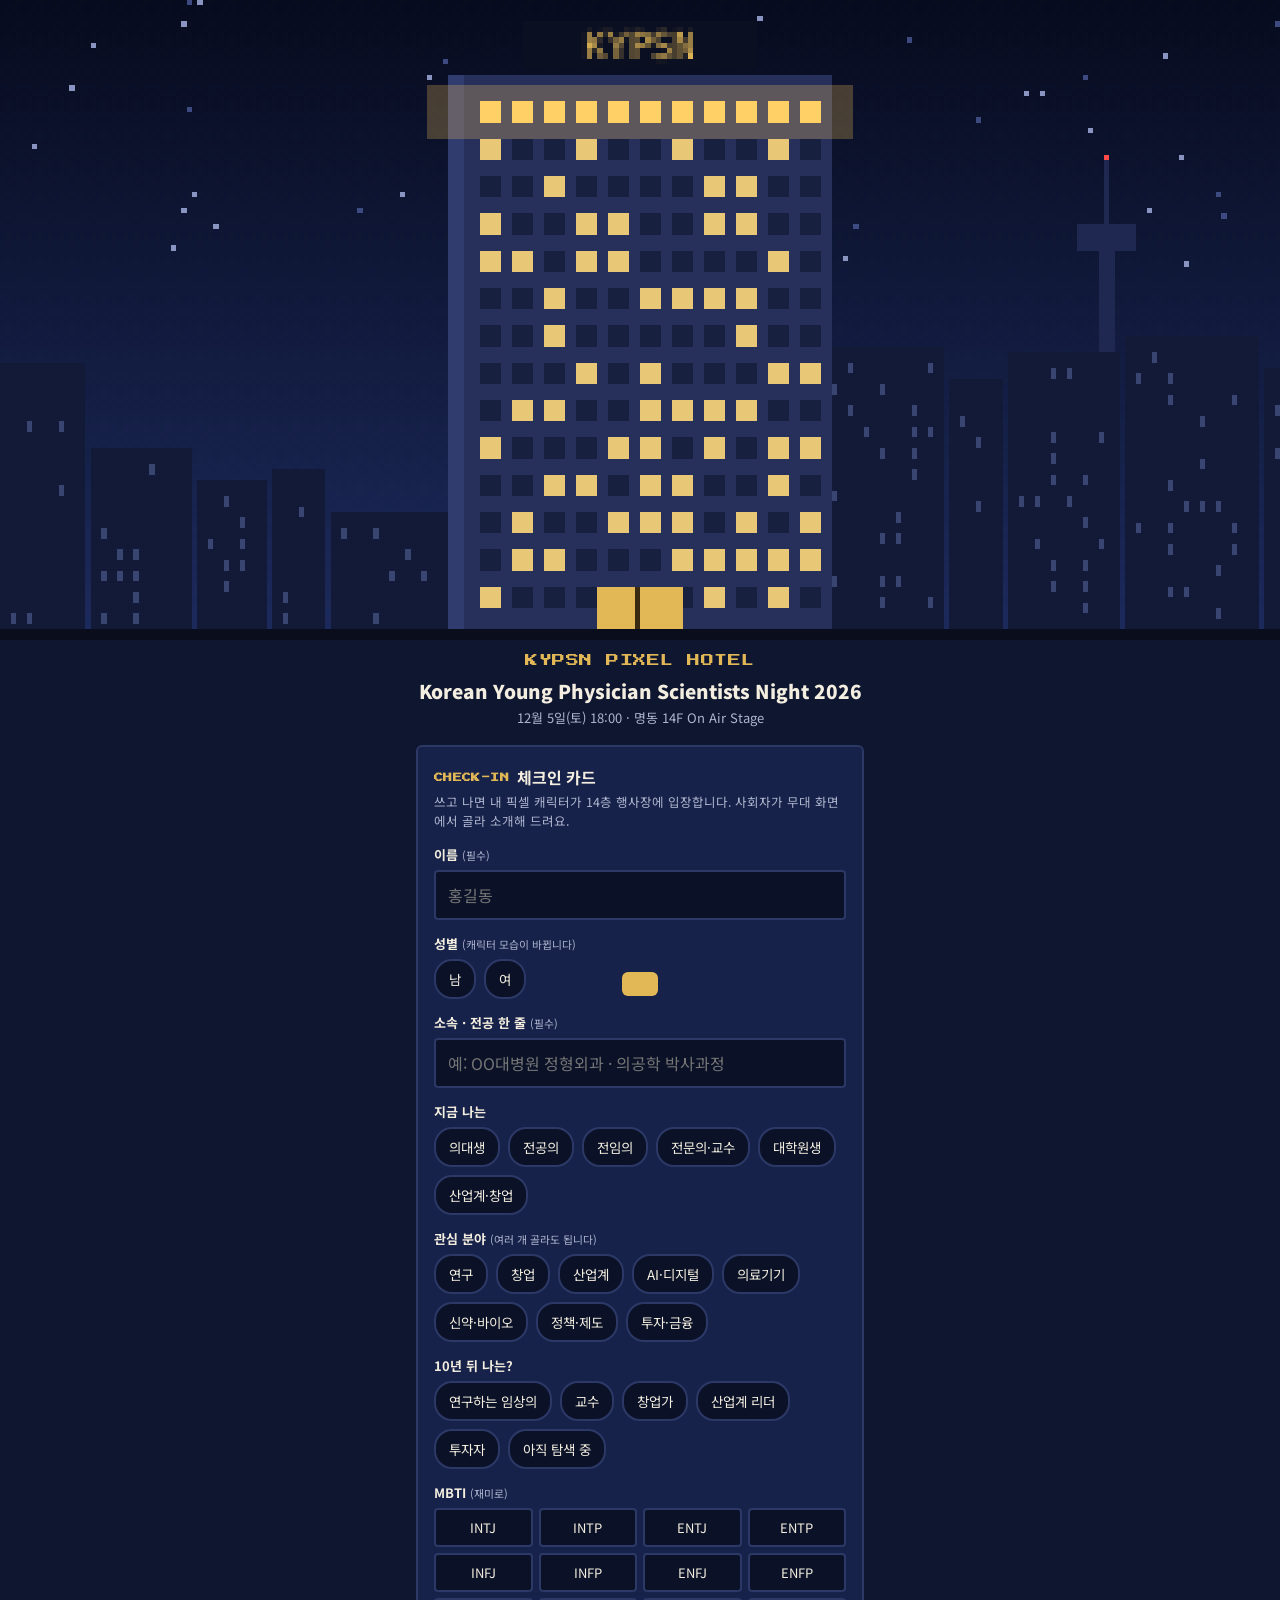
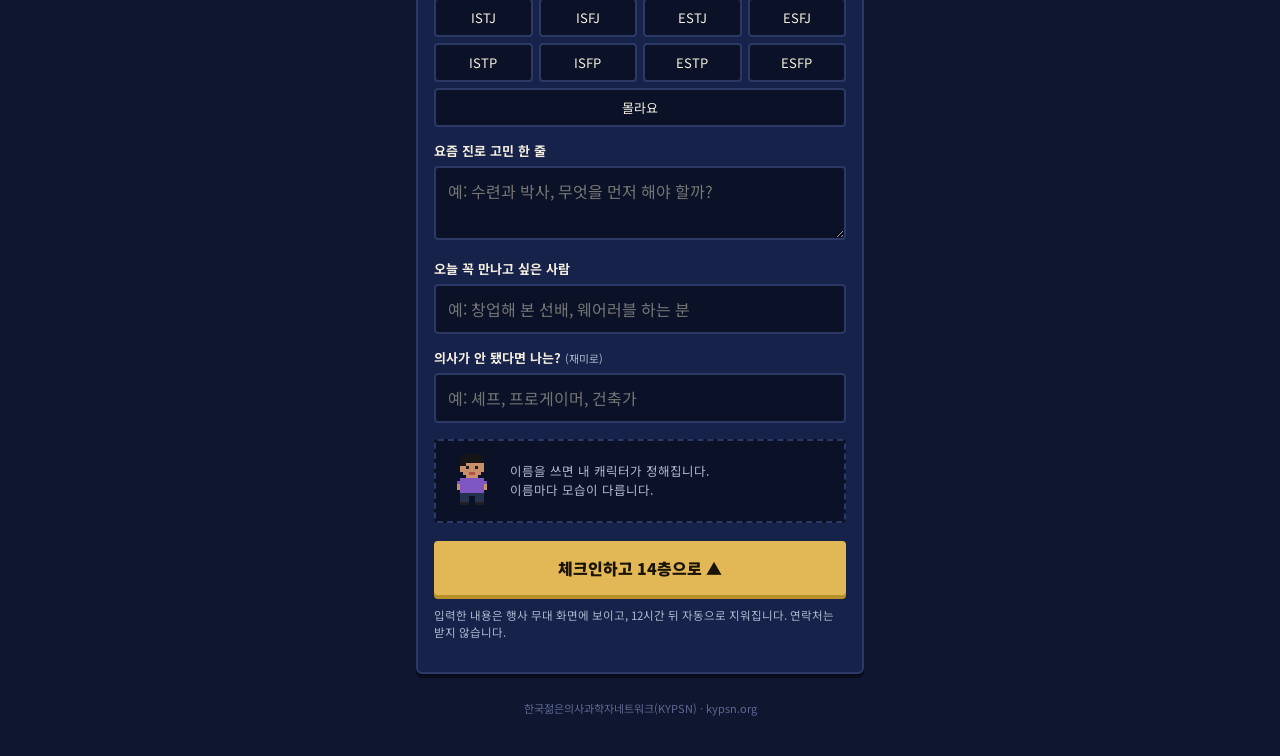
<file: night/index.html>
<!doctype html>
<html lang="ko">
<head>
<meta charset="utf-8">
<meta name="viewport" content="width=device-width, initial-scale=1, viewport-fit=cover">
<meta name="robots" content="noindex">
<title>KYPSN Pixel Hotel · 체크인</title>
<link rel="preconnect" href="https://fonts.googleapis.com">
<link href="https://fonts.googleapis.com/css2?family=Press+Start+2P&family=Noto+Sans+KR:wght@400;700;900&display=swap" rel="stylesheet">
<style>
  :root { --navy:#0E1630; --navy2:#17224A; --ink:#F3EEDF; --muted:#AEB6CF; --gold:#E2B857; --gold2:#B8912A; --red:#C25B4E; --line:#2C3866; }
  * { box-sizing: border-box; }
  html, body { margin: 0; background: var(--navy); color: var(--ink); font-family: "Noto Sans KR", system-ui, sans-serif; }
  body { min-height: 100vh; padding: 0 0 40px; }
  .px { font-family: "Press Start 2P", monospace; letter-spacing: .04em; }
  .wrap { max-width: 480px; margin: 0 auto; padding: 0 16px; }
  header canvas { display: block; width: 100%; image-rendering: pixelated; }
  .brand { text-align: center; margin: 14px 0 4px; }
  .brand .px { font-size: 13px; color: var(--gold); }
  .brand h1 { font-size: 19px; margin: 10px 0 4px; font-weight: 900; }
  .brand p { margin: 0; color: var(--muted); font-size: 13px; }
  .card { background: var(--navy2); border: 2px solid var(--line); border-radius: 6px; padding: 18px 16px; margin-top: 18px; box-shadow: 0 4px 0 #070B1A; }
  .card h2 { margin: 0 0 4px; font-size: 16px; display: flex; align-items: center; gap: 8px; }
  .card h2 .px { font-size: 9px; color: var(--gold); }
  .hint { color: var(--muted); font-size: 12.5px; margin: 0 0 14px; line-height: 1.5; }
  label { display: block; font-size: 13px; font-weight: 700; margin: 14px 0 6px; }
  label small { font-weight: 400; color: var(--muted); }
  input, textarea { width: 100%; background: #0B1228; color: var(--ink); border: 2px solid var(--line); border-radius: 4px; padding: 11px 12px; font: inherit; font-size: 16px; }
  textarea { resize: vertical; min-height: 64px; }
  input:focus, textarea:focus { outline: none; border-color: var(--gold); }
  .preview { display: flex; align-items: center; gap: 14px; background: #0B1228; border: 2px dashed var(--line); border-radius: 4px; padding: 10px 12px; margin-top: 16px; }
  .preview canvas { width: 48px; height: 60px; image-rendering: pixelated; }
  .preview div { font-size: 12.5px; color: var(--muted); line-height: 1.5; }
  .btn { display: block; width: 100%; margin-top: 18px; padding: 15px; border: 0; border-radius: 4px; background: var(--gold); color: #1A1406; font: inherit; font-weight: 900; font-size: 16px; box-shadow: 0 4px 0 var(--gold2); cursor: pointer; text-align: center; text-decoration: none; }
  .btn:active { transform: translateY(3px); box-shadow: 0 1px 0 var(--gold2); }
  .btn.ghost { background: transparent; color: var(--ink); border: 2px solid var(--line); box-shadow: none; }
  .btn[disabled] { opacity: .5; }
  .consent { font-size: 11.5px; color: var(--muted); margin-top: 12px; line-height: 1.55; }
  .mode { display: inline-block; font-size: 11px; padding: 3px 8px; border-radius: 3px; background: #3A2A12; color: var(--gold); margin-top: 8px; }
  .hidden { display: none !important; }

  /* 엘리베이터 */
  .elev { text-align: center; padding: 26px 0 10px; }
  .floor { display: inline-block; background: #120808; color: #FF8A3D; border: 3px solid #3A2A2A; padding: 10px 18px; font-size: 22px; min-width: 120px; text-shadow: 0 0 8px #FF6A1A; }
  .shaft { position: relative; width: 170px; height: 200px; margin: 18px auto 0; background: #0B0F20; border: 6px solid var(--gold2); overflow: hidden; }
  .shaft .in { position: absolute; inset: 0; display: flex; align-items: flex-end; justify-content: center; background: radial-gradient(ellipse at 50% 30%, #FFF2C4 0, #C9A85A 45%, #4A3A1E 100%); }
  .shaft .in canvas { width: 96px; height: 120px; image-rendering: pixelated; margin-bottom: 10px; }
  .door { position: absolute; top: 0; bottom: 0; width: 50%; background: linear-gradient(90deg, #8E97AB, #C4CBD9 50%, #8E97AB); transition: transform 1s ease-in-out; }
  .door.l { left: 0; border-right: 1px solid #555D70; } .door.r { right: 0; border-left: 1px solid #555D70; }
  .shaft.open .door.l { transform: translateX(-100%); } .shaft.open .door.r { transform: translateX(100%); }
  .pop { position: absolute; top: 14px; left: 50%; transform: translateX(-50%) scale(0); font-weight: 900; color: #1A1406; background: #fff; padding: 4px 10px; border-radius: 12px; font-size: 15px; transition: transform .3s cubic-bezier(.3,1.8,.5,1); }
  .shaft.open .pop { transform: translateX(-50%) scale(1); transition-delay: .9s; }
  .welcome { margin-top: 14px; font-size: 15px; line-height: 1.6; }
  .welcome b { color: var(--gold); }

  /* 키카드 */
  .key { position: relative; margin-top: 18px; border-radius: 10px; padding: 16px; background: linear-gradient(135deg, #1B2A5E, #0E1630 70%); border: 2px solid var(--gold2); display: flex; gap: 14px; align-items: center; }
  .key canvas { width: 64px; height: 80px; image-rendering: pixelated; background: #0B1228; border-radius: 4px; }
  .key .px { font-size: 8px; color: var(--gold); }
  .key .nm { font-size: 18px; font-weight: 900; margin: 6px 0 2px; }
  .key .rl { font-size: 12.5px; color: var(--muted); }
  .key .chip { position: absolute; right: 14px; top: 14px; width: 26px; height: 20px; border-radius: 3px; background: linear-gradient(135deg, #E2B857, #8C6A1C); }

  .targets { display: flex; flex-wrap: wrap; gap: 8px; }
  .targets button { border: 2px solid var(--line); background: #0B1228; color: var(--ink); border-radius: 18px; padding: 8px 13px; font: inherit; font-size: 13.5px; cursor: pointer; }
  .targets button.on { border-color: var(--gold); background: #3A2A12; color: var(--gold); }
  .targets.mbti { display: grid; grid-template-columns: repeat(4, 1fr); gap: 6px; }
  .targets.mbti button { padding: 8px 0; border-radius: 4px; font-size: 13px; }
  .targets.mbti button:last-child { grid-column: span 4; }
  label.anon { display: flex; gap: 8px; align-items: flex-start; font-weight: 400; font-size: 13.5px; margin-top: 12px; }
  label.anon input { width: 18px; height: 18px; margin-top: 2px; flex: none; }
  label.anon small { color: var(--muted); display: block; }
  .mine { margin: 14px 0 0; padding: 0; list-style: none; }
  .mine li { font-size: 13px; border-top: 1px solid var(--line); padding: 9px 0; color: var(--muted); }
  .mine li b { color: var(--ink); font-weight: 700; }
  .toast { position: fixed; left: 50%; bottom: 24px; transform: translateX(-50%) translateY(120px); background: var(--gold); color: #1A1406; font-weight: 900; padding: 12px 18px; border-radius: 6px; transition: transform .3s; z-index: 9; max-width: 90vw; text-align: center; }
  .toast.on { transform: translateX(-50%) translateY(0); }
  footer { text-align: center; color: #5E6890; font-size: 11px; margin-top: 26px; }
</style>
</head>
<body>
<header><canvas id="facade" width="240" height="120"></canvas></header>
<div class="wrap">
  <div class="brand">
    <div class="px">KYPSN PIXEL HOTEL</div>
    <h1>Korean Young Physician Scientists Night 2026</h1>
    <p>12월 5일(토) 18:00 · 명동 14F On Air Stage</p>
    <span id="modeBadge" class="mode hidden">로컬 시험 모드: 이 브라우저 안에서만 저장됩니다</span>
  </div>

  <!-- 1. 체크인 -->
  <section id="checkin" class="card">
    <h2><span class="px">CHECK-IN</span> 체크인 카드</h2>
    <p class="hint">쓰고 나면 내 픽셀 캐릭터가 14층 행사장에 입장합니다. 사회자가 무대 화면에서 골라 소개해 드려요.</p>
    <form id="fIntro" autocomplete="off">
      <label>이름 <small>(필수)</small></label>
      <input id="iName" maxlength="20" required placeholder="홍길동">
      <label>성별 <small>(캐릭터 모습이 바뀝니다)</small></label>
      <div class="targets" data-pick="sex" data-one="1"></div>
      <label>소속 · 전공 한 줄 <small>(필수)</small></label>
      <input id="iRole" maxlength="40" required placeholder="예: OO대병원 정형외과 · 의공학 박사과정">
      <label>지금 나는</label>
      <div class="targets" data-pick="pos" data-one="1"></div>
      <label>관심 분야 <small>(여러 개 골라도 됩니다)</small></label>
      <div class="targets" data-pick="interest"></div>
      <label>10년 뒤 나는?</label>
      <div class="targets" data-pick="future" data-one="1"></div>
      <label>MBTI <small>(재미로)</small></label>
      <div class="targets mbti" data-pick="mbti" data-one="1"></div>
      <label>요즘 진로 고민 한 줄</label>
      <textarea id="iQuestion" maxlength="80" placeholder="예: 수련과 박사, 무엇을 먼저 해야 할까?"></textarea>
      <label>오늘 꼭 만나고 싶은 사람</label>
      <input id="iMeet" maxlength="40" placeholder="예: 창업해 본 선배, 웨어러블 하는 분">
      <label>의사가 안 됐다면 나는? <small>(재미로)</small></label>
      <input id="iIfnot" maxlength="30" placeholder="예: 셰프, 프로게이머, 건축가">
      <div class="preview"><canvas id="pv"></canvas><div>이름을 쓰면 내 캐릭터가 정해집니다.<br>이름마다 모습이 다릅니다.</div></div>
      <button class="btn" id="bIn" type="submit">체크인하고 14층으로 ▲</button>
      <p class="consent">입력한 내용은 행사 무대 화면에 보이고, 12시간 뒤 자동으로 지워집니다. 연락처는 받지 않습니다.</p>
    </form>
  </section>

  <!-- 2. 엘리베이터 -->
  <section id="lift" class="card hidden">
    <div class="elev">
      <div class="floor px" id="floorNo">1F</div>
      <div class="shaft" id="shaft">
        <div class="in"><canvas id="liftMe"></canvas></div>
        <div class="door l"></div><div class="door r"></div>
        <div class="pop">뿅!</div>
      </div>
      <p class="welcome hidden" id="welcome"><b>14층 On Air Stage 입장 완료!</b><br>무대 화면에 내 캐릭터가 나타났는지 보세요.</p>
    </div>
  </section>

  <!-- 3. 키카드 + 질문 -->
  <section id="room" class="hidden">
    <div class="key">
      <canvas id="keyMe"></canvas>
      <div>
        <div class="px">ROOM 14F · ON AIR STAGE</div>
        <div class="nm" id="kName"></div>
        <div class="rl" id="kRole"></div>
      </div>
      <div class="chip"></div>
    </div>

    <div class="card">
      <h2><span class="px">Q&amp;A</span> 질문 남기기</h2>
      <p class="hint">2부 강연 연사나 3부 패널에게 질문을 보내세요. 사회자가 순서마다 골라 읽고, 무대 화면에서는 내 캐릭터 머리 위에 말풍선이 뜹니다.</p>
      <form id="fAsk" autocomplete="off">
        <div id="targets"></div>
        <label>질문</label>
        <textarea id="iAsk" maxlength="120" required placeholder="예: 의사과학자로 창업할 때 가장 먼저 포기해야 했던 것은?"></textarea>
        <label class="anon"><input type="checkbox" id="iAnon"> 익명으로 보내기 <small>(화면에 이름 대신 "익명"으로 보이고, 내 캐릭터에 말풍선이 뜨지 않습니다)</small></label>
        <button class="btn" type="submit">질문 보내기</button>
      </form>
      <ul class="mine" id="mine"></ul>
    </div>

    <a class="btn ghost hidden" id="openChat" target="_blank" rel="noopener">행사 오픈 채팅방 들어가기</a>
    <button class="btn ghost" id="bEdit" type="button">체크인 카드 고치기</button>
  </section>

  <footer>한국젊은의사과학자네트워크(KYPSN) · kypsn.org</footer>
</div>
<div class="toast" id="toast"></div>

<script src="config.js?v=7"></script>
<script src="night.js?v=7"></script>
<script>
(function () {
  const K = window.KNight, CFG = K.CFG;
  const $ = id => document.getElementById(id);
  const ME_KEY = "kypsn-night-me", ASK_KEY = "kypsn-night-myasks";
  const get = (k, d) => { try { return JSON.parse(localStorage.getItem(k)) || d; } catch (e) { return d; } };
  const set = (k, v) => { try { localStorage.setItem(k, JSON.stringify(v)); } catch (e) {} };
  let memMe = null;   // 저장소가 막힌 브라우저 대비
  if (!K.LIVE) $("modeBadge").classList.remove("hidden");

  // ── 호텔 외관 ──
  (function facade() {
    const c = $("facade"), x = c.getContext("2d"), W = 240, H = 120, r = K.rng(20261205);
    const g = x.createLinearGradient(0, 0, 0, H); g.addColorStop(0, "#070B1E"); g.addColorStop(1, "#1C2A5C");
    x.fillStyle = g; x.fillRect(0, 0, W, H);
    for (let i = 0; i < 40; i++) { x.fillStyle = r() < .5 ? "#3C4A80" : "#8A94C0"; x.fillRect(Math.floor(r() * W), Math.floor(r() * 50), 1, 1); }
    // 남산타워
    x.fillStyle = "#1E2850"; x.fillRect(206, 46, 3, 60); x.fillRect(202, 42, 11, 5); x.fillRect(207, 30, 1, 12);
    x.fillStyle = "#FF4A4A"; x.fillRect(207, 29, 1, 1);
    // 뒷 건물들
    for (let bx = 0; bx < W; ) { const w = 10 + Math.floor(r() * 16), h = 20 + Math.floor(r() * 40); x.fillStyle = "#121A38"; x.fillRect(bx, H - h, w, h);
      for (let wy = H - h + 3; wy < H - 4; wy += 4) for (let wx = bx + 2; wx < bx + w - 2; wx += 3) if (r() < .25) { x.fillStyle = "#3A4470"; x.fillRect(wx, wy, 1, 2); }
      bx += w + 1; }
    // 호텔 본관 (14층)
    const hx = 84, hw = 72, top = 14, fh = 7;
    x.fillStyle = "#26305A"; x.fillRect(hx, top, hw, H - top);
    x.fillStyle = "#313C6E"; x.fillRect(hx, top, 3, H - top);
    for (let f = 0; f < 14; f++) {
      const y = H - 4 - (f + 1) * fh;
      for (let wx = hx + 6; wx < hx + hw - 4; wx += 6) {
        const lit = f === 13 ? true : r() < .45;
        x.fillStyle = f === 13 ? "#FFD36B" : (lit ? "#E8C877" : "#18203F"); x.fillRect(wx, y + 1, 4, 4);
      }
    }
    // 14층 강조
    x.fillStyle = "rgba(255,200,90,.25)"; x.fillRect(hx - 4, H - 4 - 14 * fh - 2, hw + 8, fh + 3);
    // 간판
    x.fillStyle = "#0B0F22"; x.fillRect(hx + 14, top - 10, hw - 28, 9);
    x.fillStyle = "#E2B857"; x.font = "7px monospace"; x.textAlign = "center"; x.fillText("KYPSN", hx + hw / 2, top - 3);
    // 입구
    x.fillStyle = "#E2B857"; x.fillRect(hx + hw / 2 - 8, H - 10, 16, 10); x.fillStyle = "#3A2A12"; x.fillRect(hx + hw / 2 - 1, H - 10, 1, 10);
    x.fillStyle = "#0A0E1C"; x.fillRect(0, H - 2, W, 2);
  })();

  // ── 체크인 ──
  const pv = $("pv");
  function pvDraw() { K.draw(pv, ($("iName").value || "KYPSN").trim() + "|" + K.myId(), 4, 0, typeof picks !== "undefined" ? K.look(picks.pos.join(""), picks.sex.join("")) : null); }
  $("iName").addEventListener("input", pvDraw); pvDraw();

  // 고르기 칩
  const OPTS = {
    sex: ["남", "여"],
    pos: ["의대생", "전공의", "전임의", "전문의·교수", "대학원생", "산업계·창업"],
    interest: ["연구", "창업", "산업계", "AI·디지털", "의료기기", "신약·바이오", "정책·제도", "투자·금융"],
    future: ["연구하는 임상의", "교수", "창업가", "산업계 리더", "투자자", "아직 탐색 중"],
    mbti: ["INTJ", "INTP", "ENTJ", "ENTP", "INFJ", "INFP", "ENFJ", "ENFP", "ISTJ", "ISFJ", "ESTJ", "ESFJ", "ISTP", "ISFP", "ESTP", "ESFP", "몰라요"]
  };
  var picks = { sex: [], pos: [], interest: [], future: [], mbti: [] };
  document.querySelectorAll("[data-pick]").forEach(box => {
    const k = box.dataset.pick, one = !!box.dataset.one;
    OPTS[k].forEach(v => { const b = document.createElement("button"); b.type = "button"; b.textContent = v;
      b.onclick = () => { const a = picks[k], i = a.indexOf(v);
        if (i >= 0) a.splice(i, 1); else { if (one) a.length = 0; a.push(v); }
        [...box.children].forEach(x => x.classList.toggle("on", a.includes(x.textContent))); pvDraw(); };
      box.appendChild(b); });
  });
  function setPicks(me) { Object.keys(picks).forEach(k => { picks[k] = String(me[k] || "").split(", ").filter(Boolean);
    document.querySelectorAll('[data-pick="' + k + '"] button').forEach(b => b.classList.toggle("on", picks[k].includes(b.textContent))); }); }

  function fillForm(me) { $("iName").value = me.name || ""; $("iRole").value = me.role || ""; $("iQuestion").value = me.question || ""; $("iMeet").value = me.meet || ""; $("iIfnot").value = me.ifnot || ""; setPicks(me); pvDraw(); }

  function toast(t) { const el = $("toast"); el.textContent = t; el.classList.add("on"); setTimeout(() => el.classList.remove("on"), 2200); }

  $("fIntro").addEventListener("submit", async e => {
    e.preventDefault();
    const me = { kind: "intro", cid: K.myId(), name: $("iName").value.trim(), role: $("iRole").value.trim(), question: $("iQuestion").value.trim(), meet: $("iMeet").value.trim(), ifnot: $("iIfnot").value.trim(),
      sex: picks.sex.join(""), pos: picks.pos.join(", "), interest: picks.interest.join(", "), future: picks.future.join(", "), mbti: picks.mbti.join(", ") };
    if (!me.name || !me.role) { toast("이름과 소속·전공을 써 주세요"); return; }
    if ($("bIn").disabled) return;
    $("bIn").disabled = true; const label = $("bIn").textContent; $("bIn").textContent = "보내는 중…";
    try { await K.submit(me); } catch (err) { $("bIn").disabled = false; $("bIn").textContent = label; toast("전송이 안 됐어요. 다시 눌러 주세요"); return; }
    $("bIn").textContent = label;
    const first = !(get(ME_KEY, null) || memMe);
    set(ME_KEY, me); memMe = me;
    $("bIn").disabled = false;
    if (first) ride(me); else { showRoom(me); toast("체크인 카드를 고쳤어요"); }
  });

  function ride(me) {
    $("checkin").classList.add("hidden"); $("lift").classList.remove("hidden");
    K.draw($("liftMe"), me.name + "|" + me.cid, 6, 0, K.look(me.pos, me.sex));
    window.scrollTo({ top: 0, behavior: "smooth" });
    let f = 1; const t = setInterval(() => {
      f++; $("floorNo").textContent = f + "F";
      if (f >= 14) { clearInterval(t); $("shaft").classList.add("open"); setTimeout(() => $("welcome").classList.remove("hidden"), 1200); setTimeout(() => { if ($("room").classList.contains("hidden")) showRoom(memMe || get(ME_KEY, me)); }, 3600); }
    }, 170);
  }

  function showRoom(me) {
    $("checkin").classList.add("hidden"); $("lift").classList.add("hidden"); $("room").classList.remove("hidden");
    K.draw($("keyMe"), me.name + "|" + me.cid, 4, 0, K.look(me.pos, me.sex)); $("kName").textContent = me.name; $("kRole").textContent = me.role;
    renderMine();
  }

  // ── 질문 ──
  // 질문 대상: 2부 강연 / 3부 패널 묶음으로 보여 주고 하나를 고른다
  let target = "", part = "";
  const tg = $("targets");
  const groups = CFG.qaGroups || [{ part: "panel", label: "누구에게", targets: CFG.targets || ["패널 전체"] }];
  groups.forEach(g => {
    const lab = document.createElement("label"); lab.textContent = g.label; tg.appendChild(lab);
    const box = document.createElement("div"); box.className = "targets"; tg.appendChild(box);
    g.targets.forEach(t => { const b = document.createElement("button"); b.type = "button"; b.textContent = t;
      b.onclick = () => { target = t; part = g.part; tg.querySelectorAll("button").forEach(x => x.classList.toggle("on", x === b)); }; box.appendChild(b); });
  });

  function renderMine() { const ul = $("mine"); ul.innerHTML = ""; get(ASK_KEY, []).slice().reverse().forEach(a => { const li = document.createElement("li"); li.innerHTML = "<b></b> → "; li.firstChild.textContent = a.target + (a.anon ? " (익명)" : ""); li.appendChild(document.createTextNode(a.ask)); ul.appendChild(li); }); }

  $("fAsk").addEventListener("submit", async e => {
    e.preventDefault();
    const me = get(ME_KEY, null) || memMe; const text = $("iAsk").value.trim(); if (!me || !text) { if (!text) toast("질문을 써 주세요"); return; }
    if (!target) { toast("누구에게 묻는지 골라 주세요"); return; }
    const btn = e.target.querySelector("button[type=submit]"); if (btn.disabled) return; btn.disabled = true;
    const anon = $("iAnon").checked;
    const a = { kind: "ask", cid: K.myId(), name: anon ? "익명" : me.name, anon, target, part, ask: text };
    try { await K.submit(a); } catch (err) { btn.disabled = false; toast("전송이 안 됐어요. 다시 눌러 주세요"); return; }
    btn.disabled = false;
    const list = get(ASK_KEY, []); list.push(a); set(ASK_KEY, list);
    $("iAsk").value = ""; renderMine(); toast("질문이 무대로 올라갔어요");
  });

  $("bEdit").onclick = () => { fillForm(memMe || get(ME_KEY, {})); $("room").classList.add("hidden"); $("checkin").classList.remove("hidden"); $("bIn").textContent = "고친 내용 보내기"; };
  if (CFG.openChat) { const a = $("openChat"); a.href = CFG.openChat; a.classList.remove("hidden"); }

  const saved = get(ME_KEY, null);
  if (saved) { memMe = saved; showRoom(saved); }
})();
</script>
</body>
</html>
</file>
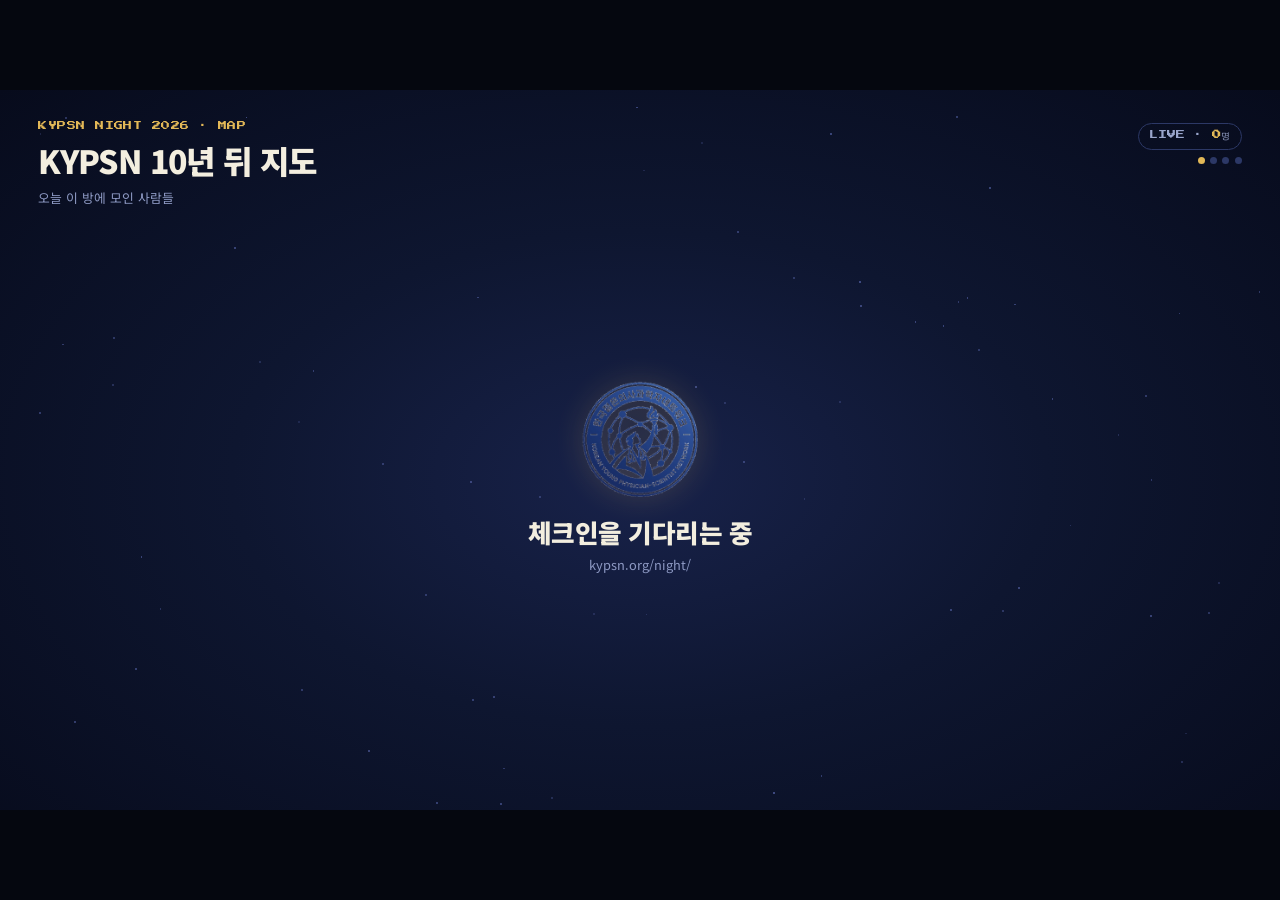
<file: night/map/index.html>
<!DOCTYPE html>
<html lang="ko">
<head>
<meta charset="utf-8">
<meta name="viewport" content="width=device-width, initial-scale=1">
<meta name="robots" content="noindex">
<title>KYPSN 10년 뒤 지도</title>
<link rel="preconnect" href="https://fonts.googleapis.com">
<link href="https://fonts.googleapis.com/css2?family=Press+Start+2P&family=Noto+Sans+KR:wght@400;700;900&display=swap" rel="stylesheet">
<style>
  :root { --gold:#E2B857; --ink:#F3EEDF; --navy:#0E1630; --mute:#8E9AC4; }
  * { box-sizing: border-box; }
  html, body { margin: 0; height: 100%; background: #05070F; color: var(--ink); font-family: "Noto Sans KR", system-ui, sans-serif; overflow: hidden; }
  .px { font-family: "Press Start 2P", monospace; }
  .wrap { position: absolute; inset: 0; display: flex; align-items: center; justify-content: center; }
  .world { position: relative; width: min(100vw, 177.78vh); aspect-ratio: 16 / 9; container-type: inline-size; overflow: hidden;
    background: radial-gradient(ellipse at 50% 54%, #18224A 0, #0E1630 45%, #070B1C 100%); cursor: pointer; }
  .world svg { position: absolute; inset: 0; width: 100%; height: 100%; pointer-events: none; }
  .stars i { position: absolute; width: .14cqw; height: .14cqw; background: #44508A; }

  /* 머리말 */
  .head { position: absolute; left: 3cqw; top: 2.4cqw; }
  .head .px { font-size: .7cqw; color: var(--gold); letter-spacing: .05em; }
  .head h1 { margin: .6cqw 0 0; font-size: 2.5cqw; font-weight: 900; letter-spacing: -.02em; }
  .head p { margin: .35cqw 0 0; font-size: 1cqw; color: var(--mute); }
  .badge { position: absolute; right: 3cqw; top: 2.6cqw; font-size: .7cqw; color: #9AA6CC; border: .12cqw solid #2C3866; border-radius: 2cqw; padding: .45cqw .8cqw; }
  .badge b { color: var(--gold); }
  .dots { position: absolute; right: 3cqw; top: 5.2cqw; display: flex; gap: .4cqw; }
  .dots i { width: .55cqw; height: .55cqw; border-radius: 50%; background: #2C3866; }
  .dots i.on { background: var(--gold); }

  /* 사람 */
  .ag { position: absolute; width: 2.6cqw; transform: translate(-50%, -50%); transition: left .9s cubic-bezier(.4,.1,.2,1), top .9s cubic-bezier(.4,.1,.2,1), opacity .4s, filter .4s; z-index: 5; }
  .ag .bd { animation: bob 1.6s ease-in-out infinite alternate; }
  .ag canvas { width: 100%; display: block; image-rendering: pixelated; }
  .ag .nm { position: absolute; left: 50%; top: 100%; transform: translateX(-50%); margin-top: .1cqw; white-space: nowrap; font-size: .6cqw; font-weight: 700; color: #DDE3F6; background: rgba(8,12,28,.7); padding: 0 .22cqw; border-radius: .2cqw; }
  .ag.pop .bd { animation: pop .7s cubic-bezier(.3,1.8,.5,1), bob 1.6s .7s ease-in-out infinite alternate; }
  .ag.hide { opacity: 0; }
  .ag.dim { opacity: .22; filter: grayscale(.8); }
  .ag.hi { z-index: 8; filter: drop-shadow(0 0 .5cqw rgba(226,184,87,.95)); }
  .ag.hi .nm { background: var(--gold); color: #1A1406; }
  .ag.hi .bd { animation: hop .5s ease-in-out infinite alternate; }
  @keyframes bob { from { transform: translateY(0); } to { transform: translateY(-6%); } }
  @keyframes hop { from { transform: translateY(0) scale(1.15); } to { transform: translateY(-22%) scale(1.15); } }
  @keyframes pop { 0% { transform: scale(0); } 60% { transform: scale(1.4); } 100% { transform: scale(1); } }

  .ag .rl { display: none; }
  .ag.big { width: 3.6cqw; }
  .ag.big .nm { font-size: .95cqw; padding: .05cqw .4cqw; }
  .ag.big .rl { display: block; position: absolute; left: 50%; top: 100%; transform: translateX(-50%); margin-top: 1.75cqw; white-space: nowrap; font-size: .7cqw; color: #AEB8DA; }
  .ag.chosen .nm { background: var(--gold); color: #1A1406; }
  .ag.unchosen { opacity: .4; }
  .ag.chosen, .ag.unchosen { cursor: pointer; }
  .pick { position: absolute; right: 3cqw; top: 7cqw; width: 22cqw; background: rgba(8,12,28,.94); border: .14cqw solid var(--gold); border-radius: .8cqw; padding: 1cqw 1.1cqw; z-index: 30; cursor: default; }
  .pick.hidden { display: none; }
  .pick b { font-size: 1cqw; color: var(--gold); }
  .pick p { font-size: .72cqw; color: #B7C0E0; line-height: 1.5; margin: .4cqw 0 .6cqw; }
  .pick textarea { width: 100%; height: 6cqw; font: inherit; font-size: .8cqw; background: #0E1533; color: var(--ink); border: .1cqw solid #2C3866; border-radius: .4cqw; padding: .4cqw; resize: none; }
  .pick .row { display: flex; flex-wrap: wrap; gap: .35cqw; margin-top: .5cqw; }
  .pick button { font: inherit; font-size: .75cqw; font-weight: 700; color: var(--ink); background: #1C2550; border: 0; border-radius: 1cqw; padding: .3cqw .7cqw; cursor: pointer; }
  .pick button[data-p=apply] { background: var(--gold); color: #1A1406; }
  .pick .st { font-size: .72cqw; color: var(--gold); margin-top: .5cqw; line-height: 1.5; }

  /* 선과 목적지 */
  .ln { fill: none; stroke-width: 2.2; stroke-linecap: round; opacity: .75; transition: opacity .5s; }
  .ln.draw { stroke-dasharray: 1; stroke-dashoffset: 1; animation: draw 1.1s ease-out forwards; }
  @keyframes draw { to { stroke-dashoffset: 0; } }
  .lines.faint .ln { opacity: .12; }
  .lines.off { opacity: 0; }
  .node { position: absolute; transform: translate(-50%, -50%); display: flex; align-items: center; gap: .55cqw; padding: .45cqw .9cqw .45cqw .5cqw; border-radius: 3cqw;
    background: rgba(8,12,28,.9); border: .16cqw solid var(--c); white-space: nowrap; transition: opacity .5s, transform .5s, left .9s, top .9s; z-index: 6; }
  .node .ct { min-width: 2.2cqw; height: 2.2cqw; border-radius: 50%; background: var(--c); color: #0B0F22; display: flex; align-items: center; justify-content: center; font-family: "Press Start 2P", monospace; font-size: .8cqw; }
  .node .lb { font-size: 1.05cqw; font-weight: 900; }
  .node .lb small { display: block; font-size: .62cqw; font-weight: 700; color: var(--mute); }
  .node.off { opacity: 0; transform: translate(-50%, -50%) scale(.6); }
  .node.faint { opacity: .25; }

  /* 가운데 */
  .center { position: absolute; left: 50%; top: 53.9%; transform: translate(-50%, -50%); width: 31cqw; text-align: center; z-index: 4; }
  .center img.em { width: 9cqw; opacity: .95; filter: drop-shadow(0 0 1.2cqw rgba(226,184,87,.25)); transition: width .6s; }
  .center .big { font-size: 2cqw; font-weight: 900; margin-top: .8cqw; letter-spacing: -.02em; }
  .center .big b { color: var(--gold); }
  .center .sub { font-size: 1cqw; color: var(--mute); margin-top: .45cqw; line-height: 1.5; }
  .center .kick { font-size: .85cqw; font-weight: 700; color: var(--gold); letter-spacing: .04em; margin-top: .4cqw; }
  .center .fact .em { width: 3.4cqw; }
  .fact h2 { margin: .7cqw 0 0; font-size: 1.9cqw; font-weight: 900; line-height: 1.3; letter-spacing: -.02em; word-break: keep-all; }
  .fact h2 b { color: var(--gold); }
  .fact .sub { font-size: .95cqw; }
  .bars { margin: 1cqw auto 0; width: 24cqw; display: grid; gap: .45cqw; text-align: left; }
  .bars div { display: grid; grid-template-columns: 7.4cqw 1fr 1.8cqw; align-items: center; gap: .5cqw; font-size: .85cqw; font-weight: 700; }
  .bars .tr { height: .8cqw; background: #1C2550; border-radius: .4cqw; overflow: hidden; }
  .bars .tr i { display: block; height: 100%; width: 0; background: #5A6AA8; border-radius: .4cqw; transition: width .8s ease-out; }
  .bars .top .tr i { background: var(--gold); }
  .bars .top { color: var(--gold); }
  .bars span:last-child { text-align: right; font-family: "Press Start 2P", monospace; font-size: .62cqw; }
  .chips { margin: 1cqw auto 0; display: flex; flex-wrap: wrap; justify-content: center; gap: .4cqw; width: 28cqw; }
  .chips span { font-size: .85cqw; font-weight: 700; padding: .2cqw .6cqw; border-radius: 2cqw; background: #1C2550; }
  .chips span.top { background: var(--gold); color: #1A1406; }
  .center .in { animation: fade .6s ease-out; }
  @keyframes fade { from { opacity: 0; transform: translateY(.6cqw); } to { opacity: 1; transform: none; } }

  /* 조작 막대 */
  .bar { position: absolute; left: 50%; bottom: 1.2cqw; transform: translateX(-50%); display: flex; gap: .4cqw; align-items: center; background: rgba(8,12,28,.9); border: .12cqw solid #2C3866; border-radius: 3cqw; padding: .4cqw .6cqw; z-index: 20; opacity: 0; transition: opacity .3s; }
  .bar.show, .bar:hover { opacity: 1; }
  .bar button { font: inherit; font-size: .85cqw; font-weight: 700; color: var(--ink); background: transparent; border: .12cqw solid transparent; border-radius: 2cqw; padding: .3cqw .8cqw; cursor: pointer; white-space: nowrap; }
  .bar button.on { border-color: var(--gold); color: var(--gold); }
  .bar .tag { font-size: .6cqw; color: var(--gold); padding: 0 .4cqw; }
</style>
</head>
<body>
<div class="wrap"><div class="world" id="world">
  <div class="stars" id="stars"></div>
  <svg viewBox="0 0 1600 900" preserveAspectRatio="none"><g class="lines off" id="lines"></g></svg>
  <div class="head">
    <div class="px">KYPSN NIGHT 2026 · MAP</div>
    <h1>KYPSN 10년 뒤 지도</h1>
    <p id="headSub">오늘 이 방에 모인 사람들이 가려는 길</p>
  </div>
  <div class="badge px" id="badge"></div>
  <div class="dots" id="dots"></div>
  <div class="center" id="center"></div>
</div></div>

<script src="../config.js?v=7"></script>
<script src="../night.js?v=7"></script>
<script src="../jazz.js?v=9"></script>
<script>
(function () {
  const K = window.KNight, CFG = K.CFG;
  const $ = id => document.getElementById(id);
  const world = $("world"), linesG = $("lines"), center = $("center");
  const params = new URLSearchParams(location.search);
  const DEMO = params.has("demo");
  const W = 1600, H = 900, CX = 800, CY = 485;

  // 10년 뒤 목적지 (체크인 카드의 "10년 뒤 나는?" 칸과 같은 순서)
  const FUT = [
    { k: "연구하는 임상의", en: "Clinician-Scientist", c: "#6F9BFF" },
    { k: "교수", en: "Professor", c: "#A98BFF" },
    { k: "창업가", en: "Founder", c: "#FF8A4C" },
    { k: "산업계 리더", en: "Industry", c: "#3FC6A8" },
    { k: "투자자", en: "Investor", c: "#E2B857" },
    { k: "아직 탐색 중", en: "Exploring", c: "#9AA3BF" }
  ];
  const futOf = p => FUT.find(f => f.k === p.future) || FUT[5];

  // 무대 화면에서 사회자가 숨긴 사람은 여기서도 숨긴다 (같은 브라우저)
  let hidden = {};
  function loadHidden() { try { hidden = (JSON.parse(localStorage.getItem("kypsn-night-stage")) || {}).hidden || {}; } catch (e) { hidden = {}; } }
  loadHidden();

  // 별
  (function () { const r = K.rng(7); const s = $("stars"); for (let i = 0; i < 70; i++) { const d = document.createElement("i"); d.style.left = (r() * 100) + "%"; d.style.top = (r() * 100) + "%"; d.style.opacity = .3 + r() * .6; s.appendChild(d); } })();

  function shortName(n) {
    n = String(n || "").trim(); const a = [...n]; let w = 0, out = "";
    const cw = ch => ch.charCodeAt(0) < 0x250 ? .6 : 1;
    if (a.reduce((s, ch) => s + cw(ch), 0) <= 4.5) return n;
    for (const ch of a) { if (w + cw(ch) > 4) break; w += cw(ch); out += ch; }
    return out + "…";
  }
  const pct = (x, y) => x / 1600 * 100 + "%";
  const pctY = y => y / 900 * 100 + "%";

  // ── 사람 ──
  const people = new Map();   // cid → {data, el}
  let order = [];             // 원 위 순서
  function upsert(e) {
    if (!e || e.kind !== "intro" || !e.cid || !String(e.name || "").trim()) return false;
    const p = people.get(e.cid);
    if (p) {
      if (e.ts && p.ts && String(e.ts) < String(p.ts)) return false;
      Object.assign(p, e); p.dirty = true; return true;
    }
    people.set(e.cid, Object.assign({ fresh: true }, e)); return true;
  }
  // ── 지도에 넣을 사람 고르기 ──
  // 명단은 이 PC 브라우저에만 저장한다(공개 코드·서버에 이름을 두지 않는다).
  // 이름 붙여넣기: 아직 체크인 안 한 사람도 체크인하는 순간 자동으로 들어온다. 캐릭터 클릭으로 넣고 빼기.
  const SK = DEMO ? "kypsn-night-map-demo" : "kypsn-night-map";
  let sel = (() => { try { return JSON.parse(localStorage.getItem(SK)) || {}; } catch (e) { return {}; } })();
  function selFix() { sel.names = sel.names || []; sel.add = sel.add || {}; sel.del = sel.del || {}; }
  selFix();
  const saveSel = () => { try { localStorage.setItem(SK, JSON.stringify(sel)); } catch (e) {} };
  const norm = s => String(s || "").replace(/\s+/g, "").toLowerCase();
  const byName = p => sel.names.some(n => norm(n) === norm(p.name));
  const chosen = p => !sel.del[p.cid] && (!!sel.add[p.cid] || byName(p));
  const selOn = () => sel.names.length > 0 || Object.keys(sel.add).length > 0;
  let picking = false;
  function toggle(p) {
    if (chosen(p)) { delete sel.add[p.cid]; if (byName(p)) sel.del[p.cid] = 1; }
    else { delete sel.del[p.cid]; if (!byName(p)) sel.add[p.cid] = 1; }
    saveSel(); render({ quiet: true });
  }
  function visible() {
    const all = [...people.values()].filter(p => !hidden[p.cid]);
    return picking || !selOn() ? all : all.filter(chosen);
  }

  function layout() {
    const list = visible();
    const gi = p => FUT.indexOf(futOf(p));
    list.sort((a, b) => gi(a) - gi(b) || String(a.ts || "").localeCompare(String(b.ts || "")) || a.cid.localeCompare(b.cid));
    order = list;
    const n = list.length, two = n > 22;
    const rx = n > 40 ? 440 : n > 22 ? 385 : n > 14 ? 330 : 365, ry = n > 40 ? 282 : n > 14 ? 268 : 232;
    list.forEach((p, i) => {
      const ang = -Math.PI / 2 + (i + .5) / Math.max(n, 1) * Math.PI * 2;
      const k = two ? (i % 2 ? 1.09 : .93) : 1;
      p.ang = ang; p.x = CX + Math.cos(ang) * rx * k; p.y = CY + Math.sin(ang) * ry * k;
    });
    // 목적지 위치: 그 길을 고른 사람들의 가운데 각도, 너무 붙으면 벌린다
    const nodes = [];
    FUT.forEach(f => {
      const m = list.filter(p => futOf(p) === f); if (!m.length) return;
      let sx = 0, sy = 0; m.forEach(p => { sx += Math.cos(p.ang); sy += Math.sin(p.ang); });
      nodes.push({ f, n: m.length, ang: Math.atan2(sy, sx) });
    });
    nodes.sort((a, b) => a.ang - b.ang);
    const MIN = .52;
    for (let it = 0; it < 40 && nodes.length > 1; it++) {
      for (let i = 0; i < nodes.length; i++) {
        const a = nodes[i], b = nodes[(i + 1) % nodes.length];
        let gap = b.ang - a.ang; if (i === nodes.length - 1) gap += Math.PI * 2;
        if (gap < MIN) { const d = (MIN - gap) / 2; a.ang -= d; b.ang += d; }
      }
    }
    nodes.forEach(nd => { nd.x = CX + Math.cos(nd.ang) * 640; nd.y = CY + Math.sin(nd.ang) * (list.length <= 14 ? 368 : 352); });
    return nodes;
  }

  function paintAgent(p) {
    if (!p.el) {
      p.el = document.createElement("div"); p.el.className = "ag";
      p.el.innerHTML = '<div class="bd"><canvas></canvas></div><span class="nm"></span><span class="rl"></span>';
      p.el.querySelector(".bd").style.animationDelay = (-(K.hash(p.cid) % 1600) / 1000) + "s";
      p.el.addEventListener("click", ev => { if (!picking) return; ev.stopPropagation(); toggle(p); });
      world.appendChild(p.el);
    }
    K.draw(p.el.querySelector("canvas"), p.name + "|" + p.cid, 4, 0, K.look(p.pos, p.sex));
    p.el.querySelector(".nm").textContent = shortName(p.name);
    const role = String(p.role || "").trim();
    p.el.querySelector(".rl").textContent = [...role].length > 18 ? [...role].slice(0, 17).join("") + "…" : role;
    p.dirty = false;
  }

  let nodes = [], nodeEls = new Map();
  function render(opts) {
    opts = opts || {};
    loadHidden();
    nodes = layout();
    const inMap = new Set(order);
    people.forEach(p => { if (p.el && !inMap.has(p)) p.el.classList.add("hide"); });
    const big = order.length <= 14 && !picking;
    order.forEach((p, i) => {
      const isNew = !p.el; if (isNew || p.dirty) paintAgent(p);
      p.el.classList.remove("hide");
      p.el.classList.toggle("big", big);
      p.el.classList.toggle("chosen", picking && chosen(p));
      p.el.classList.toggle("unchosen", picking && !chosen(p));
      p.el.style.left = pct(p.x); p.el.style.top = pctY(p.y);
      if (isNew && !opts.quiet) { p.el.classList.add("pop"); setTimeout(() => p.el && p.el.classList.remove("pop"), 900); }
    });
    // 목적지
    const live = new Set(nodes.map(nd => nd.f.k));
    nodeEls.forEach((el, k) => { if (!live.has(k)) { el.remove(); nodeEls.delete(k); } });
    nodes.forEach(nd => {
      let el = nodeEls.get(nd.f.k);
      if (!el) { el = document.createElement("div"); el.className = "node off"; el.style.setProperty("--c", nd.f.c);
        el.innerHTML = '<span class="ct"></span><span class="lb"></span>'; world.appendChild(el); nodeEls.set(nd.f.k, el); }
      el.querySelector(".ct").textContent = nd.n;
      el.querySelector(".lb").innerHTML = ""; el.querySelector(".lb").append(nd.f.k); const sm = document.createElement("small"); sm.textContent = nd.f.en; el.querySelector(".lb").appendChild(sm);
      el.style.left = pct(nd.x); el.style.top = pctY(nd.y);
    });
    drawLines(opts.animate);
    const allL = [...people.values()].filter(p => !hidden[p.cid]), allN = allL.length;
    const shownN = picking ? allL.filter(chosen).length : order.length;
    $("badge").innerHTML = (DEMO ? "DEMO" : K.LIVE ? "LIVE" : "LOCAL") + " · <b>" + shownN + "</b>명" + (selOn() || picking ? " / " + allN : "");
    if (picking) pickStat(allN);
    applyScene(false);
  }

  function drawLines(animate) {
    linesG.innerHTML = "";
    const byK = new Map(nodes.map(nd => [nd.f.k, nd]));
    order.forEach((p, i) => {
      const nd = byK.get(futOf(p).k); if (!nd) return;
      const c1x = CX + Math.cos(p.ang) * 470, c1y = CY + Math.sin(p.ang) * 380;
      const path = document.createElementNS("http://www.w3.org/2000/svg", "path");
      path.setAttribute("d", `M${p.x.toFixed(1)} ${p.y.toFixed(1)} Q${c1x.toFixed(1)} ${c1y.toFixed(1)} ${nd.x.toFixed(1)} ${nd.y.toFixed(1)}`);
      path.setAttribute("pathLength", "1"); path.setAttribute("stroke", nd.f.c); path.setAttribute("class", "ln" + (animate ? " draw" : ""));
      if (animate) path.style.animationDelay = (i * 35) + "ms";
      linesG.appendChild(path);
    });
  }

  // ── 공통점 ──
  function count(list, get) { const m = new Map(); list.forEach(p => get(p).forEach(v => { if (v) m.set(v, (m.get(v) || 0) + 1); })); return [...m.entries()].sort((a, b) => b[1] - a[1]); }
  const split = s => String(s || "").split(",").map(x => x.trim()).filter(Boolean);
  function facts() {
    const L = order, N = L.length, out = [];
    const pos = count(L, p => [p.pos]);
    if (pos.length && pos[0][1] >= 2) out.push({ kick: "지금 나는", h: `가장 많은 자리는 <b>${esc(pos[0][0])}</b> · ${pos[0][1]}명`, sub: `${pos.length}가지 자리에서 왔습니다`, bars: pos.slice(0, 6), hi: p => p.pos === pos[0][0] });
    const it = count(L, p => split(p.interest));
    const itN = L.filter(p => split(p.interest).length).length;
    if (it.length && it[0][1] >= 2) out.push({ kick: "관심 분야", h: `<b>${it[0][1]}명</b>이 '${esc(it[0][0])}'에 관심`, sub: `관심 분야를 고른 ${itN}명 중 ${Math.round(it[0][1] / itN * 100)}%`, bars: it.slice(0, 6), hi: p => split(p.interest).includes(it[0][0]) });
    const poly = L.filter(p => split(p.interest).length >= 3);
    if (poly.length >= 2) out.push({ kick: "폴리매스형", h: `관심 분야를 3개 이상 고른 사람 <b>${poly.length}명</b>`, sub: "한 우물보다 여러 우물을 잇는 사람들<br>임상 · 연구 · 사업을 넘나듭니다", hi: p => split(p.interest).length >= 3 });
    const fu = count(L, p => [futOf(p).k]);
    const fuTop = fu.find(x => x[0] !== "아직 탐색 중") || fu[0];
    if (fuTop) out.push({ kick: "10년 뒤 나는", h: `가장 많이 고른 길은 <b>${esc(fuTop[0])}</b> · ${fuTop[1]}명`, sub: (fu.find(x => x[0] === "아직 탐색 중") ? `아직 탐색 중인 사람도 ${fu.find(x => x[0] === "아직 탐색 중")[1]}명. 오늘 여기서 찾으면 됩니다` : "모두 갈 길을 하나씩 골랐습니다"), bars: fu, top: fuTop[0], hi: p => futOf(p).k === fuTop[0] });
    const mb = count(L.filter(p => p.mbti && p.mbti !== "몰라요"), p => [p.mbti]);
    if (mb.length && mb[0][1] >= 2) { const E = L.filter(p => /^E/.test(p.mbti || "")).length, I = L.filter(p => /^I/.test(p.mbti || "")).length;
      out.push({ kick: "MBTI", h: `가장 많은 MBTI는 <b>${esc(mb[0][0])}</b> · ${mb[0][1]}명`, sub: `E ${E}명 · I ${I}명`, chips: mb.slice(0, 12), hi: p => p.mbti === mb[0][0] }); }
    const ifn = count(L, p => [String(p.ifnot || "").trim()]);
    const ifnN = ifn.reduce((s, x) => s + x[1], 0);
    if (ifnN >= 3) out.push({ kick: "의사가 안 됐다면", h: ifn[0][1] >= 2 ? `'${esc(ifn[0][0])}'라고 쓴 사람 <b>${ifn[0][1]}명</b>` : `<b>${ifn.length}가지</b> 다른 인생이 있었습니다`, sub: "의사가 안 됐다면 나는?", chips: ifn.slice(0, 18), hi: p => String(p.ifnot || "").trim() === ifn[0][0] && ifn[0][1] >= 2 || (ifn[0][1] < 2 && !!String(p.ifnot || "").trim()) });
    return out;
  }
  const esc = s => String(s).replace(/[&<>"]/g, c => ({ "&": "&amp;", "<": "&lt;", ">": "&gt;", '"': "&quot;" }[c]));

  // ── 장면 ──
  // 0 원: 오늘 모인 사람 / 1 길: 10년 뒤 선 잇기 / 2 공통점(여러 장) / 3 마무리
  let scene = 0, fi = 0, F = [];
  const EM = "../../assets/emblem.png";
  function applyScene(enter) {
    F = facts(); if (fi >= F.length) fi = Math.max(0, F.length - 1);
    const N = order.length;
    const S = selOn() && !picking;
    linesG.classList.toggle("off", scene === 0 || N === 0 || picking);
    linesG.classList.toggle("faint", scene === 2);
    nodeEls.forEach(el => { el.classList.toggle("off", scene === 0 || picking); el.classList.toggle("faint", scene === 2); });
    const f = scene === 2 && !picking ? F[fi] : null;
    order.forEach(p => { p.el.classList.toggle("hi", !!(f && f.hi(p))); p.el.classList.toggle("dim", !!(f && !f.hi(p))); });
    // 같은 장면에서 사람이 늘어날 때는 글만 바꾸고 다시 페이드하지 않는다 (체크인마다 깜빡임 방지)
    const key = (picking ? "pick" : scene + "/" + fi) + "/" + (N ? 1 : 0) + (S ? "s" : ""), same = !enter && center.dataset.key === key;
    center.dataset.key = key;
    let h = "";
    if (picking) h = `<div class="big">지도에 넣을 사람 고르기</div><div class="sub">캐릭터를 누르면 넣고 뺍니다<br>이름표가 금색인 사람이 지도에 들어갑니다</div>`;
    else if (N === 0) h = `<img class="em" src="${EM}" alt=""><div class="big">체크인을 기다리는 중</div><div class="sub">${esc(CFG.joinUrl.replace(/^https?:\/\//, ""))}</div>`;
    else if (scene === 0) h = `<img class="em" src="${EM}" alt=""><div class="big">${S ? "KYPSN과 함께 시작하는" : "오늘 이 방의"} <b>${N}명</b></div><div class="sub">임상 · 연구 · 사업 사이 어딘가에서 왔습니다</div>`;
    else if (scene === 1) h = `<img class="em" src="${EM}" alt=""><div class="big">10년 뒤, 나는?</div><div class="sub">체크인 카드에 고른 길로 선을 이었습니다</div>`;
    else if (scene === 2 && f) h = `<div class="fact"><img class="em" src="${EM}" alt=""><div class="kick">${S ? "" : "오늘 "}${N}명의 공통점 ${fi + 1}/${F.length} · ${esc(f.kick)}</div><h2>${f.h}</h2><div class="sub">${f.sub || ""}</div>` +
      (f.bars ? `<div class="bars">${f.bars.map((b, i) => `<div class="${b[0] === (f.top || f.bars[0][0]) ? "top" : ""}"><span>${esc(b[0])}</span><span class="tr"><i data-w="${b[1] / f.bars[0][1] * 100}"></i></span><span>${b[1]}</span></div>`).join("")}</div>` : "") +
      (f.chips ? `<div class="chips">${f.chips.map((c, i) => `<span class="${i === 0 && c[1] >= 2 ? "top" : ""}">${esc(c[0])}${c[1] >= 2 ? " ×" + c[1] : ""}</span>`).join("")}</div>` : "") + `</div>`;
    else if (scene === 2) h = `<img class="em" src="${EM}" alt=""><div class="big">공통점을 찾는 중</div><div class="sub">체크인이 더 모이면 보여 드립니다</div>`;
    else h = `<img class="em" src="${EM}" alt=""><div class="big">10년 뒤, 이 지도를<br>다시 그립니다</div><div class="sub">KYPSN Night 2026 · 2026. 12. 5. 명동</div>`;
    if (same && center.dataset.html === h) return;
    center.dataset.html = h;
    center.innerHTML = `<div class="${same ? "" : "in"}">${h}</div>`;
    if (same) center.querySelectorAll(".bars i").forEach(i => { i.style.transition = "none"; i.style.width = i.dataset.w + "%"; });
    fillBars();
    const dots = $("dots"); dots.innerHTML = ""; [0, 1, 2, 3].forEach(i => { const d = document.createElement("i"); if (i === scene) d.className = "on"; dots.appendChild(d); });
    $("headSub").textContent = picking ? "지도에 넣을 사람 고르기 · 이 PC에만 저장됩니다" : S ? ["KYPSN과 함께 시작하는 사람들", "함께 시작하는 사람들이 가려는 길", "함께 시작하는 사람들의 공통점", "함께 시작하는 사람들이 가려는 길"][scene]
      : ["오늘 이 방에 모인 사람들", "오늘 이 방에 모인 사람들이 가려는 길", "오늘 모인 사람들의 공통점", "오늘 이 방에 모인 사람들이 가려는 길"][scene];
  }
  function fillBars() { requestAnimationFrame(() => center.querySelectorAll(".bars i").forEach(i => i.style.width = i.dataset.w + "%")); }

  function go(s, sub) {
    const prev = scene; scene = Math.max(0, Math.min(3, s)); fi = sub || 0;
    if ((scene === 1 || scene === 3) && prev !== scene && prev === 0) drawLines(true);
    applyScene(true);
  }
  function next() { if (scene === 2 && fi < F.length - 1) { fi++; applyScene(true); } else if (scene < 3) go(scene + 1, 0); }
  function prev() { if (scene === 2 && fi > 0) { fi--; applyScene(true); } else if (scene > 0) go(scene - 1, scene - 1 === 2 ? Math.max(0, F.length - 1) : 0); }

  // ── 조작 ──
  const bar = document.createElement("div"); bar.className = "bar";
  bar.innerHTML = '<span class="tag px">' + (DEMO ? "DEMO" : "MAP") + '</span><button data-k="prev">◀ 이전</button><button data-k="next">다음 ▶ (→)</button><button data-k="auto">자동 넘김 (A)</button><button data-k="pick">사람 고르기 (P)</button><button data-k="music">재즈 (M)</button><button data-k="fs">전체화면 (F)</button><button data-k="stage">무대 화면 (S)</button>';
  world.appendChild(bar);
  let autoT = null;
  function act(k) {
    if (k === "next") next(); else if (k === "prev") prev();
    else if (k === "auto") { if (autoT) { clearInterval(autoT); autoT = null; } else autoT = setInterval(() => { if (scene === 3) go(0); else next(); }, 7000); bar.querySelector("[data-k=auto]").classList.toggle("on", !!autoT); }
    else if (k === "music" && window.KJazz) { KJazz.toggle(); bar.querySelector("[data-k=music]").classList.toggle("on", !!KJazz.on); }
    else if (k === "fs") { if (document.fullscreenElement) document.exitFullscreen(); else document.documentElement.requestFullscreen(); }
    else if (k === "pick") setPicking(!picking);
    else if (k === "stage") location.href = "../stage/" + (DEMO ? "?demo" : "");
  }
  bar.querySelectorAll("button").forEach(b => { b.tabIndex = -1; b.onclick = e => { e.stopPropagation(); b.blur(); act(b.dataset.k); }; });
  world.addEventListener("click", () => { if (!picking) next(); });

  // 고르기 판
  const pk = document.createElement("div"); pk.className = "pick hidden";
  pk.innerHTML = '<b>지도에 넣을 사람</b><p>캐릭터를 눌러 넣고 빼거나, 이름을 쉼표나 줄바꿈으로 붙여 넣으세요. 아직 체크인 안 한 이름은 체크인하는 순간 들어옵니다. 명단은 이 PC 브라우저에만 저장됩니다.</p>' +
    '<textarea placeholder="예: 홍길동, 김철수"></textarea><div class="row"><button data-p="apply">이름 적용</button><button data-p="all">전원 넣기</button><button data-p="clear">모두 빼기</button><button data-p="done">끝내기 (P)</button></div><div class="st"></div>';
  world.appendChild(pk);
  const pkTa = pk.querySelector("textarea"), pkSt = pk.querySelector(".st");
  pk.addEventListener("click", e => e.stopPropagation());
  pk.querySelectorAll("button").forEach(b => { b.tabIndex = -1; b.onclick = () => {
    const a = b.dataset.p;
    if (a === "apply") { sel.names = pkTa.value.split(/[,\n;]/).map(x => x.trim()).filter(Boolean); sel.del = {}; }
    else if (a === "all") { sel.names = []; sel.del = {}; sel.add = {}; [...people.values()].forEach(p => { if (!hidden[p.cid]) sel.add[p.cid] = 1; }); }
    else if (a === "clear") { sel = {}; selFix(); pkTa.value = ""; }
    else if (a === "done") return setPicking(false);
    saveSel(); render({ quiet: true });
  }; });
  function pickStat(allN) {
    const L = [...people.values()].filter(p => !hidden[p.cid]);
    const miss = sel.names.filter(n => !L.some(p => norm(p.name) === norm(n)));
    pkSt.textContent = "넣은 사람 " + L.filter(chosen).length + "명 / 체크인 " + allN + "명" + (miss.length ? " · 아직 체크인 안 한 이름: " + miss.join(", ") : "");
  }
  function setPicking(on) {
    picking = on; pk.classList.toggle("hidden", !on); bar.querySelector("[data-k=pick]").classList.toggle("on", on);
    if (on) pkTa.value = sel.names.join(", ");
    if (on && autoT) act("auto");
    render({ quiet: true }); applyScene(true);
  }
  document.addEventListener("keydown", e => {
    const k = e.key;
    if (e.target && /TEXTAREA|INPUT/.test(e.target.tagName)) return;
    if (k.toLowerCase() === "p") { setPicking(!picking); return; }
    if (picking) return;
    if (k === "ArrowRight" || k === " " || k === "PageDown" || k === "Enter") { e.preventDefault(); next(); }
    else if (k === "ArrowLeft" || k === "PageUp" || k === "Backspace") { e.preventDefault(); prev(); }
    else if (k >= "1" && k <= "4") go(+k - 1, 0);
    else ({ a: "auto", m: "music", f: "fs", s: "stage" })[k.toLowerCase()] && act(({ a: "auto", m: "music", f: "fs", s: "stage" })[k.toLowerCase()]);
  });
  let hideT; document.addEventListener("mousemove", () => { bar.classList.add("show"); clearTimeout(hideT); hideT = setTimeout(() => bar.classList.remove("show"), 2500); });
  window.addEventListener("storage", e => { if (e.key === "kypsn-night-stage") render({ quiet: true }); });

  // ── 데이터 ──
  let firstSync = true;
  function sync(entries) {
    let ch = false; entries.forEach(e => { if (upsert(e)) ch = true; });
    if (ch || firstSync) render({ quiet: firstSync, animate: false });
    firstSync = false;
  }

  if (DEMO) {
    // 시험용 가상 참석자 (?demo=33). 실제 사람이 아닙니다
    const NAMES = ["김하늘", "이서준", "박지우", "최민서", "정도윤", "강서연", "조하준", "윤지민", "장예린", "임현우", "한소율", "오태윤", "서지호", "신유나", "권도현", "황채원", "안시우", "송하린", "류건우", "전수아", "홍예준", "문가은", "배시훈", "남궁별", "구본재", "노은채", "하윤서", "탁지환", "명소은", "변재윤", "Alex Kim", "엄태오", "차다인"];
    const r = K.rng(20261205), pick = a => a[Math.floor(r() * a.length)];
    const POS = ["의대생", "의대생", "전공의", "전공의", "전임의", "전문의·교수", "대학원생", "산업계·창업"];
    const INT = ["연구", "창업", "산업계", "AI·디지털", "의료기기", "신약·바이오", "정책·제도", "투자·금융"];
    const FW = ["연구하는 임상의", "연구하는 임상의", "교수", "창업가", "창업가", "창업가", "산업계 리더", "투자자", "아직 탐색 중", "아직 탐색 중"];
    const MB = ["ENTJ", "ENTJ", "INTJ", "INTP", "ENFP", "ISTJ", "INFJ", "ESTP", "몰라요", "ENTP"];
    const IFN = ["셰프", "셰프", "건축가", "프로게이머", "기자", "", "", "음악가", "변호사", "체스 선수", "개발자", "개발자", "", "파일럿"];
    const N = Math.min(60, Math.max(1, +params.get("demo") || 33));
    const demo = [];
    for (let i = 0; i < N; i++) {
      const ints = [...new Set(Array.from({ length: 1 + Math.floor(r() * 3.6) }, () => pick(INT)))];
      demo.push({ kind: "intro", cid: "demo" + i, name: NAMES[i % NAMES.length] + (i >= NAMES.length ? i : ""), sex: r() < .45 ? "여" : "남", role: pick(["내과 전공의 · 의공학 박사과정", "정형외과 전문의 · 웨어러블 센서", "영상의학과 전공의 · AI 판독", "재활의학과 전임의 · 보행 분석", "가정의학과 · 디지털헬스 창업", "병리과 전공의 · 공간 전사체", "의대 본과 3학년 · 창업 동아리", "신경과 전임의 · 뇌과학 박사"]), pos: pick(POS), interest: ints.join(", "), future: pick(FW), mbti: pick(MB), ifnot: pick(IFN), ts: new Date(Date.UTC(2026, 11, 5, 9) + i * 60000).toISOString() });
    }
    if (params.has("sel")) { sel = { add: {} }; selFix(); for (let i = 0; i < Math.min(N, +params.get("sel") || 10); i++) sel.add["demo" + (i * 3 % N)] = 1; saveSel(); }
    const start = Math.max(1, N - 3);
    sync(demo.slice(0, start));
    let k = start; const t = setInterval(() => { if (k >= N) return clearInterval(t); sync(demo.slice(0, ++k)); }, 2500);
    const v = params.get("scene"); if (v) go(+v, +(params.get("fact") || 0));
  } else {
    K.listen(sync, CFG.pollMs);
    render({ quiet: true });
  }
  window.__map = { people, get order() { return order; }, get scene() { return scene; }, get facts() { return F; }, go, next, prev };
})();
</script>
</body>
</html>
</file>
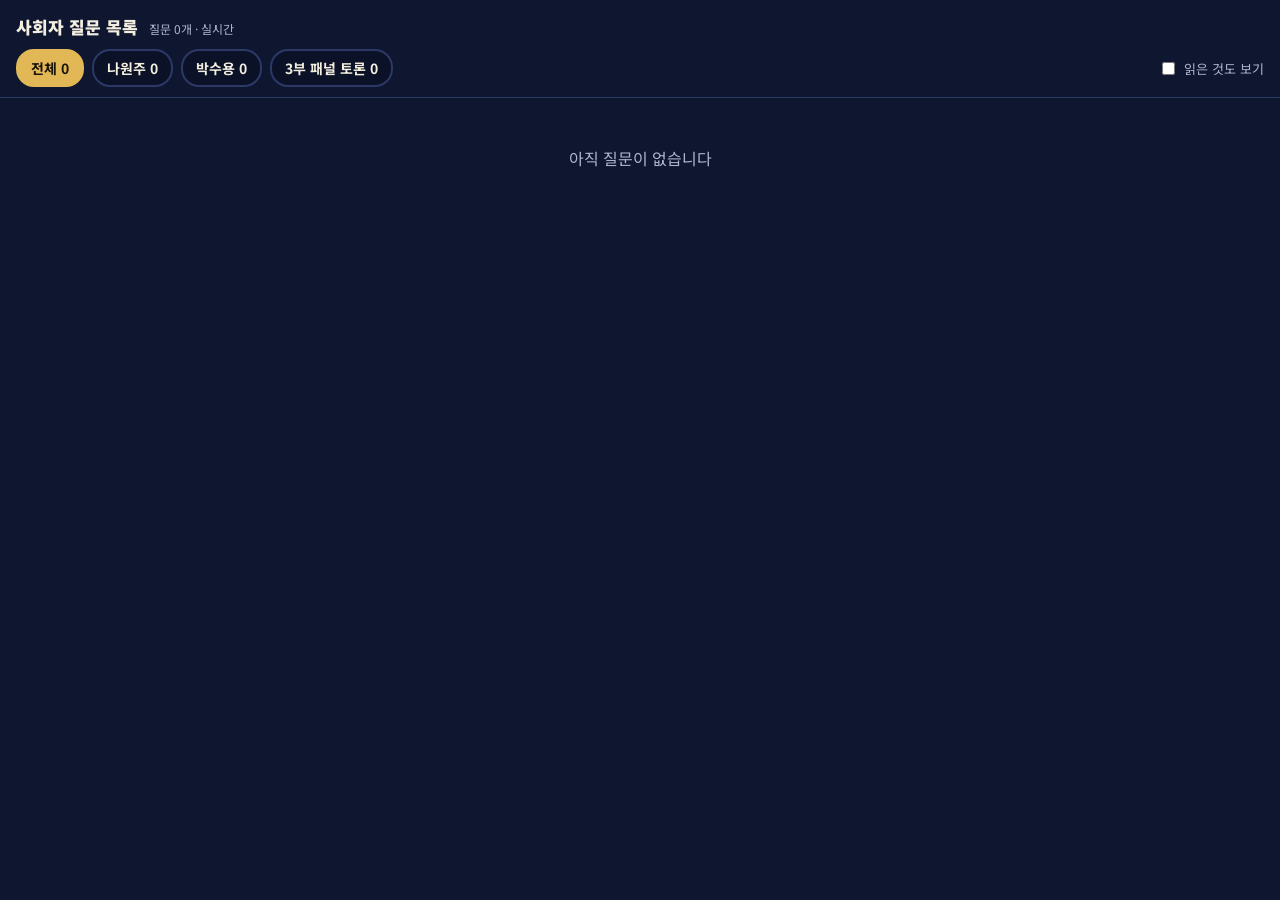
<file: night/questions/index.html>
<!doctype html>
<html lang="ko">
<head>
<meta charset="utf-8">
<meta name="viewport" content="width=device-width, initial-scale=1, viewport-fit=cover">
<meta name="robots" content="noindex">
<title>KYPSN Night · 사회자 질문 목록</title>
<link rel="preconnect" href="https://fonts.googleapis.com">
<link href="https://fonts.googleapis.com/css2?family=Noto+Sans+KR:wght@400;700;900&display=swap" rel="stylesheet">
<style>
  :root { --navy:#0E1630; --navy2:#17224A; --ink:#F3EEDF; --muted:#AEB6CF; --gold:#E2B857; --line:#2C3866; }
  * { box-sizing: border-box; }
  html, body { margin: 0; background: var(--navy); color: var(--ink); font-family: "Noto Sans KR", system-ui, sans-serif; }
  header { position: sticky; top: 0; background: var(--navy); padding: 14px 16px 10px; border-bottom: 1px solid var(--line); z-index: 2; }
  h1 { margin: 0 0 10px; font-size: 17px; font-weight: 900; }
  h1 small { color: var(--muted); font-weight: 400; font-size: 12px; margin-left: 6px; }
  .f { display: flex; flex-wrap: wrap; gap: 8px; }
  .f button { font: inherit; font-size: 14px; font-weight: 700; color: var(--ink); background: #0B1228; border: 2px solid var(--line); border-radius: 18px; padding: 7px 13px; cursor: pointer; }
  .f button.on { background: var(--gold); color: #1A1406; border-color: var(--gold); }
  .f label { display: flex; align-items: center; gap: 6px; font-size: 13px; color: var(--muted); margin-left: auto; }
  main { padding: 8px 16px 40px; max-width: 900px; margin: 0 auto; }
  .q { background: var(--navy2); border: 2px solid var(--line); border-radius: 8px; padding: 14px 16px; margin-top: 12px; }
  .q .meta { font-size: 13px; color: var(--gold); font-weight: 700; display: flex; gap: 8px; align-items: center; }
  .q .meta span { color: var(--muted); font-weight: 400; }
  .q .tx { font-size: 21px; font-weight: 700; line-height: 1.45; margin-top: 6px; overflow-wrap: anywhere; }
  .q .who { font-size: 13px; color: var(--muted); margin-top: 6px; }
  .q button { margin-top: 10px; font: inherit; font-size: 14px; font-weight: 900; padding: 8px 14px; border-radius: 6px; border: 0; background: var(--gold); color: #1A1406; cursor: pointer; }
  .q.done { opacity: .4; }
  .q.done button { background: #2C3866; color: var(--ink); }
  .q.new { border-color: var(--gold); }
  .empty { color: var(--muted); text-align: center; margin-top: 40px; }
  .hidden { display: none !important; }
</style>
</head>
<body>
<header>
  <h1>사회자 질문 목록 <small id="st">불러오는 중…</small></h1>
  <div class="f" id="f"></div>
</header>
<main id="list"></main>

<script src="../config.js?v=7"></script>
<script src="../night.js?v=7"></script>
<script>
(function () {
  const K = window.KNight, CFG = K.CFG;
  const STK = "kypsn-night-stage";   // 무대 화면과 같은 기기면 "읽음" 표시를 함께 쓴다
  const mod = (() => { try { return JSON.parse(localStorage.getItem(STK)) || {}; } catch (e) { return {}; } })();
  mod.qdone = mod.qdone || {}; mod.hidden = mod.hidden || {};
  const save = () => { try { const cur = JSON.parse(localStorage.getItem(STK) || "{}"); cur.qdone = Object.assign(cur.qdone || {}, mod.qdone); localStorage.setItem(STK, JSON.stringify(cur)); } catch (e) {} };
  const GROUPS = CFG.qaGroups || [{ part: "panel", label: "패널", targets: CFG.targets || ["패널 전체"] }];
  const partOf = a => a.part || ((GROUPS.find(g => g.targets.includes(a.target)) || GROUPS[GROUPS.length - 1]).part);
  const FILTERS = [{ label: "전체", ok: () => true }];
  GROUPS.forEach(g => { if (g.part === "talk") g.targets.forEach(t => FILTERS.push({ label: t, ok: a => partOf(a) === "talk" && a.target === t })); else FILTERS.push({ label: g.label, ok: a => partOf(a) === g.part }); });
  let qf = 0, showDone = false, asks = [], names = {}, seenKeys = null;
  const fBox = document.getElementById("f"), listEl = document.getElementById("list"), st = document.getElementById("st");

  function render() {
    fBox.innerHTML = "";
    FILTERS.forEach((fl, i) => { const b = document.createElement("button"); b.textContent = fl.label + " " + asks.filter(a => fl.ok(a) && !mod.qdone[a.key]).length; if (i === qf) b.className = "on"; b.onclick = () => { qf = i; render(); }; fBox.appendChild(b); });
    const lab = document.createElement("label"); lab.innerHTML = '<input type="checkbox"> 읽은 것도 보기'; lab.firstChild.checked = showDone; lab.firstChild.onchange = e => { showDone = e.target.checked; render(); }; fBox.appendChild(lab);
    const list = asks.filter(a => FILTERS[qf].ok(a) && (showDone || !mod.qdone[a.key])).sort((a, b) => (mod.qdone[a.key] ? 1 : 0) - (mod.qdone[b.key] ? 1 : 0) || String(a.ts).localeCompare(String(b.ts)));
    listEl.innerHTML = "";
    if (!list.length) { const d = document.createElement("div"); d.className = "empty"; d.textContent = "아직 질문이 없습니다"; listEl.appendChild(d); }
    list.forEach(a => {
      const d = document.createElement("div"); d.className = "q" + (mod.qdone[a.key] ? " done" : "") + (a.fresh ? " new" : "");
      d.innerHTML = '<div class="meta"><b></b><span></span></div><div class="tx"></div><div class="who"></div><button></button>';
      d.querySelector("b").textContent = "→ " + a.target;
      d.querySelector(".meta span").textContent = (GROUPS.find(g => g.part === partOf(a)) || {}).label || "";
      d.querySelector(".tx").textContent = a.ask;
      d.querySelector(".who").textContent = a.anon ? "익명 질문" : (names[a.cid] || a.name || "") + (names[a.cid + "#role"] ? " · " + names[a.cid + "#role"] : "");
      const b = d.querySelector("button"); b.textContent = mod.qdone[a.key] ? "다시 안 읽음으로" : "읽었음";
      b.onclick = () => { if (mod.qdone[a.key]) delete mod.qdone[a.key]; else mod.qdone[a.key] = 1; save(); render(); };
      listEl.appendChild(d);
    });
    st.textContent = "질문 " + asks.length + "개 · " + (K.LIVE ? "실시간" : "로컬 시험");
  }

  K.listen(entries => {
    const m = new Map();
    entries.forEach(e => {
      if (!e || !e.cid) return;
      if (e.kind === "intro") { if (!names[e.cid + "#ts"] || String(e.ts) >= names[e.cid + "#ts"]) { names[e.cid] = e.name; names[e.cid + "#role"] = e.role; names[e.cid + "#ts"] = String(e.ts || ""); } }
      else if (e.kind === "ask" && !mod.hidden[e.cid]) { const key = e.cid + "|" + e.ts + "|" + e.ask; const anon = e.anon === true || e.anon === "1" || e.anon === "true"; if (!m.has(key)) m.set(key, { key, cid: e.cid, anon, name: anon ? "익명" : e.name, target: e.target || "패널 전체", part: e.part || "", ask: e.ask, ts: e.ts }); }
    });
    const fresh = seenKeys ? new Set([...m.keys()].filter(k => !seenKeys.has(k))) : new Set();
    seenKeys = new Set(m.keys());
    asks = [...m.values()].map(a => Object.assign(a, { fresh: fresh.has(a.key) }));
    render();
  }, CFG.pollMs);
  render();
})();
</script>
</body>
</html>
</file>
